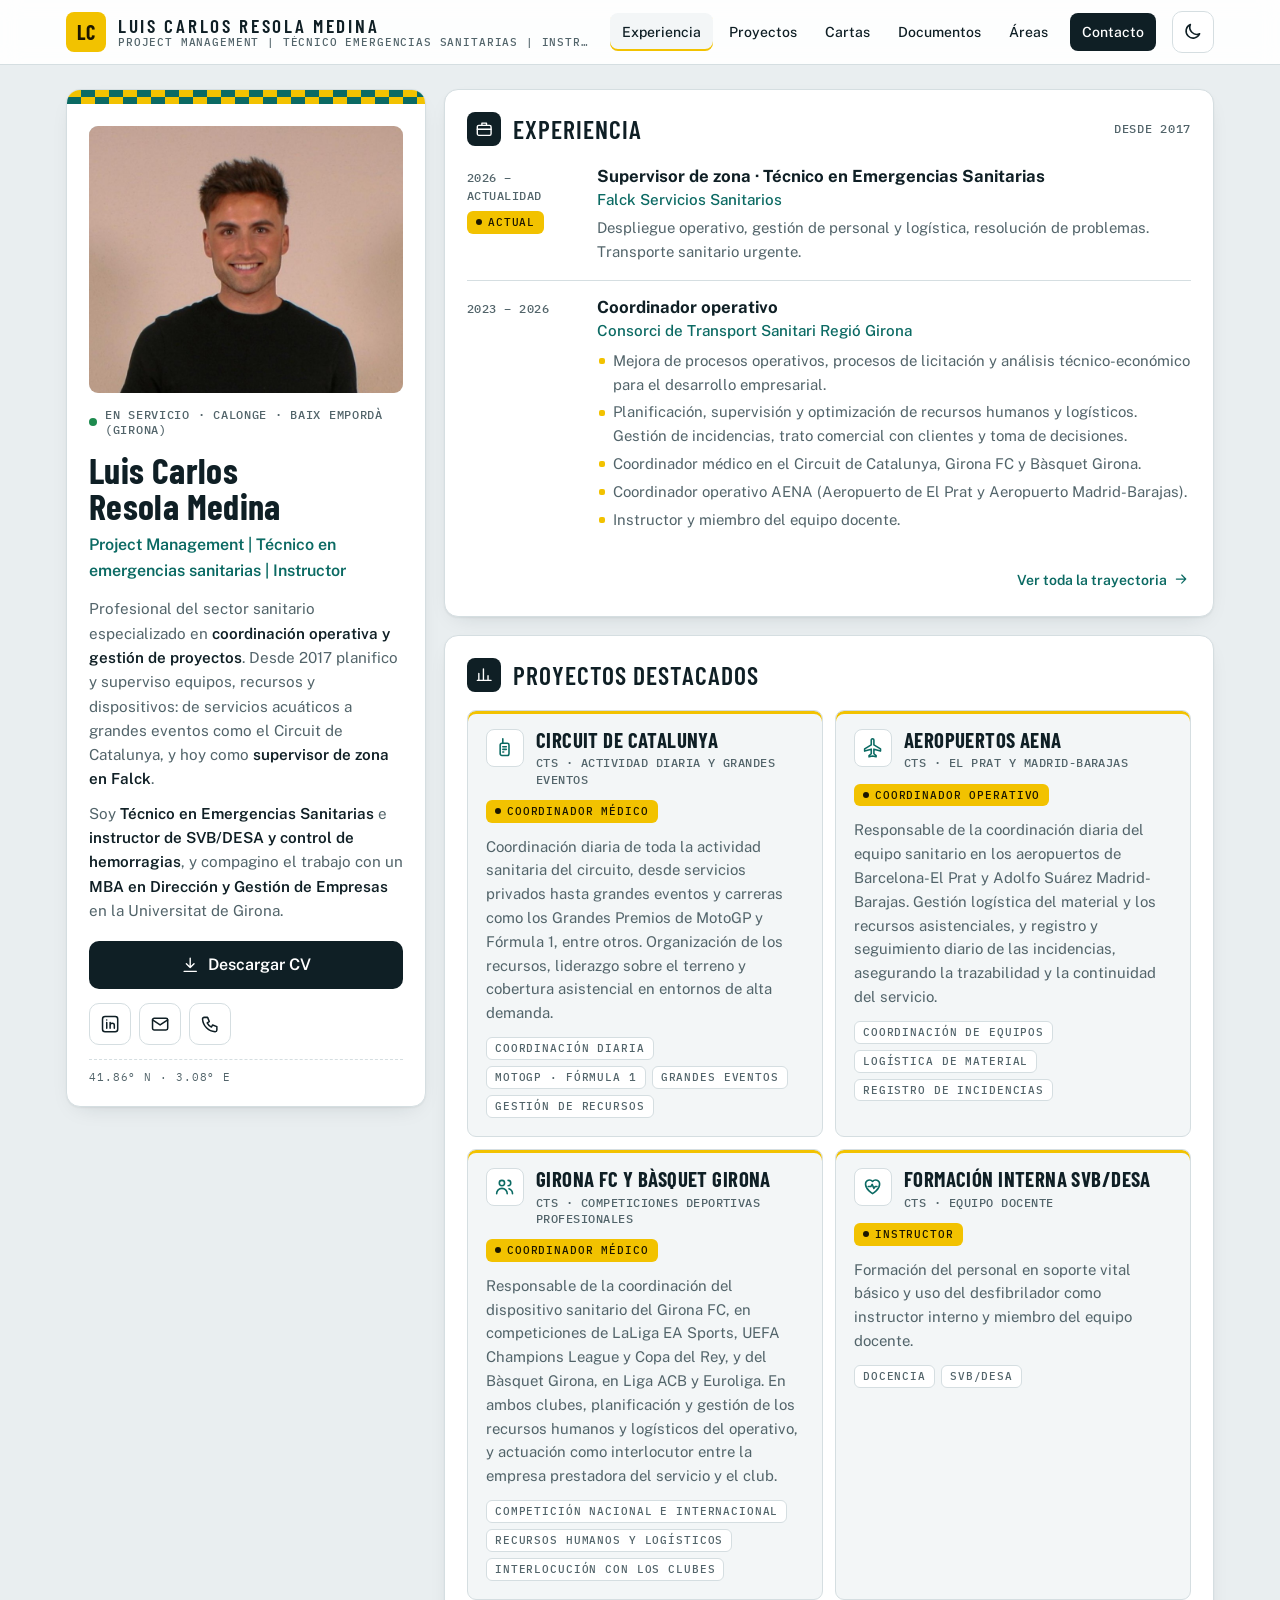
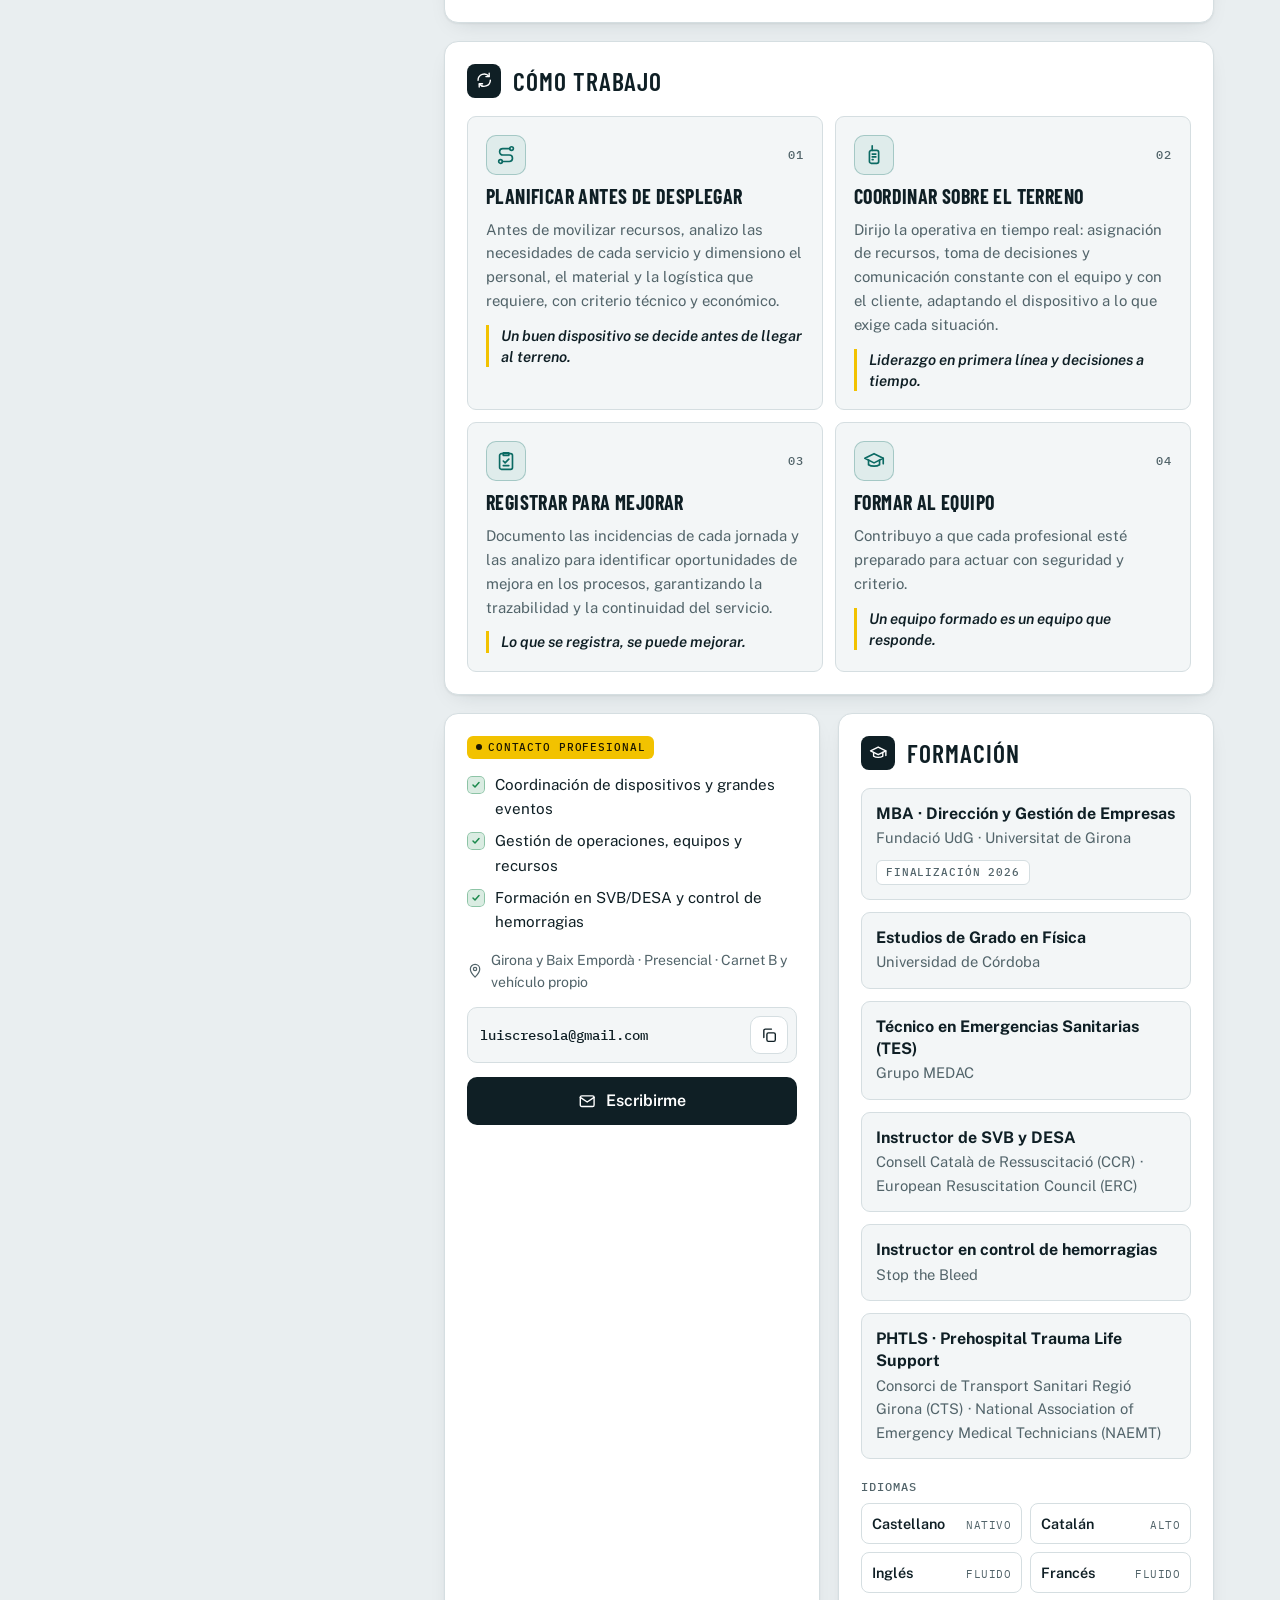
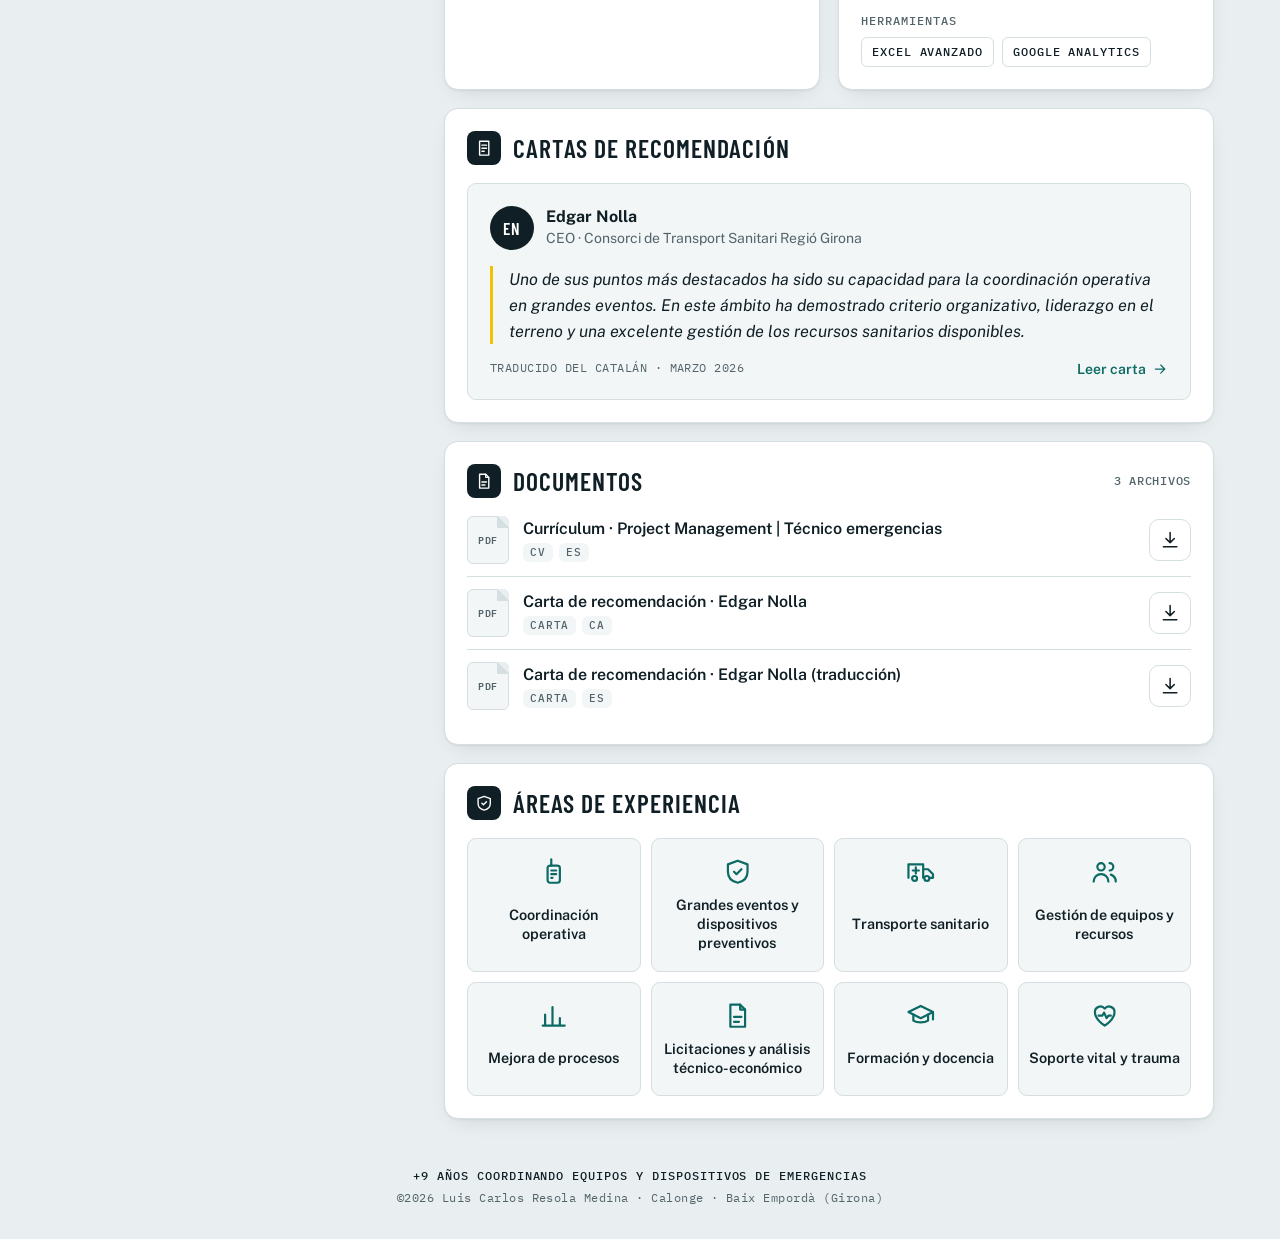
<file: index.html>
<!doctype html>
<html lang="es">
<head>
  <meta charset="utf-8">
  <meta name="viewport" content="width=device-width, initial-scale=1, viewport-fit=cover">
  <title>Luis Carlos Resola Medina | Project Management y emergencias sanitarias · Girona</title>
  <meta name="description" content="Project Management, Técnico en Emergencias Sanitarias e instructor SVB/DESA en Girona. Coordinación de dispositivos en el Circuit de Catalunya, AENA y Girona FC.">

  <!-- Icono de la pestaña -->
  <link rel="icon" type="image/svg+xml" href="assets/favicon.svg">
  <link rel="apple-touch-icon" href="assets/foto.jpg">

  <!-- Vista previa al compartir el enlace (LinkedIn, WhatsApp...).
       Las direcciones deben ser completas (https://...) o LinkedIn no muestra la imagen.
       La imagen se genera desde _herramientas/og-imagen.html -->
  <meta property="og:type" content="profile">
  <meta property="og:locale" content="es_ES">
  <meta property="og:site_name" content="Luis Carlos Resola Medina">
  <meta property="og:title" content="Luis Carlos Resola Medina | Project Management y emergencias sanitarias">
  <meta property="og:description" content="Project Management, Técnico en Emergencias Sanitarias e instructor SVB/DESA en Girona. Coordinación de dispositivos en el Circuit de Catalunya, AENA y Girona FC.">
  <meta property="og:url" content="https://luiscresola.github.io/portafolio/">
  <meta property="og:image" content="https://luiscresola.github.io/portafolio/assets/og-imagen.jpg">
  <meta property="og:image:type" content="image/jpeg">
  <meta property="og:image:width" content="1200">
  <meta property="og:image:height" content="630">
  <meta property="og:image:alt" content="Luis Carlos Resola Medina · Project Management, Técnico en Emergencias Sanitarias e Instructor SVB/DESA">
  <meta name="twitter:card" content="summary_large_image">
  <meta name="twitter:image" content="https://luiscresola.github.io/portafolio/assets/og-imagen.jpg">
  <link rel="canonical" href="https://luiscresola.github.io/portafolio/">

  <!-- Ficha para buscadores (Google). Si cambias el titular o la empresa, actualízalo aquí también. -->
  <script type="application/ld+json">
  {
    "@context": "https://schema.org",
    "@type": "Person",
    "name": "Luis Carlos Resola Medina",
    "jobTitle": "Project Management · Técnico en Emergencias Sanitarias · Instructor SVB/DESA",
    "url": "https://luiscresola.github.io/portafolio/",
    "image": "https://luiscresola.github.io/portafolio/assets/foto.jpg",
    "sameAs": ["https://www.linkedin.com/in/luis-carlos-resola-medina-869220378"],
    "worksFor": { "@type": "Organization", "name": "Falck Servicios Sanitarios" },
    "address": { "@type": "PostalAddress", "addressLocality": "Calonge", "addressRegion": "Girona", "addressCountry": "ES" },
    "knowsLanguage": ["es", "ca", "en", "fr"]
  }
  </script>

  <!-- Aplica el tema elegido (claro/oscuro) antes de pintar, para que no parpadee -->
  <script>try{var t=localStorage.getItem("tema");if(t==="dark"||t==="light")document.documentElement.setAttribute("data-theme",t)}catch(e){}</script>

  <link rel="preconnect" href="https://fonts.googleapis.com">
  <link rel="preconnect" href="https://fonts.gstatic.com" crossorigin>
  <link rel="stylesheet" href="https://fonts.googleapis.com/css2?family=Barlow+Condensed:wght@500;600;700&family=IBM+Plex+Mono:wght@400;500&family=Public+Sans:ital,wght@0,400;0,500;0,600;0,700;1,400&display=swap">
  <!-- El número "v" de estilos y scripts se cambia en cada publicación,
       para que los navegadores descarguen la versión nueva y no usen copias antiguas. -->
  <link rel="stylesheet" href="estilos.css?v=20261103191145">
</head>
<body>
  <!-- BUILD:BODY-START -->
  <svg width="0" height="0" style="position:absolute" aria-hidden="true">
    <defs>
      <symbol id="i-descargar" viewBox="0 0 24 24"><path d="M12 3v12m0 0-5-5m5 5 5-5M4 20h16"/></symbol>
      <symbol id="i-archivo" viewBox="0 0 24 24"><path d="M14 3H6v18h12V7z"/><path d="M14 3v4h4M9 13h6M9 17h4"/></symbol>
      <symbol id="i-flecha" viewBox="0 0 24 24"><path d="M5 12h14m-6-6 6 6-6 6"/></symbol>
      <symbol id="i-izq" viewBox="0 0 24 24"><path d="m15 6-6 6 6 6"/></symbol>
      <symbol id="i-der" viewBox="0 0 24 24"><path d="m9 6 6 6-6 6"/></symbol>
      <symbol id="i-mail" viewBox="0 0 24 24"><rect x="3" y="5" width="18" height="14" rx="2"/><path d="m3 7 9 6 9-6"/></symbol>
      <symbol id="i-telefono" viewBox="0 0 24 24"><path d="M5 4h4l2 5-2.5 1.5a11 11 0 0 0 5 5L15 13l5 2v4a2 2 0 0 1-2 2A16 16 0 0 1 3 6a2 2 0 0 1 2-2"/></symbol>
      <symbol id="i-linkedin" viewBox="0 0 24 24"><rect x="3" y="3" width="18" height="18" rx="3"/><path d="M8 10v7M8 7v.01M12 17v-7M12 13.5a2.5 2.5 0 0 1 5 0V17"/></symbol>
      <symbol id="i-copiar" viewBox="0 0 24 24"><rect x="9" y="9" width="11" height="11" rx="2"/><path d="M5 15V6a2 2 0 0 1 2-2h8"/></symbol>
      <symbol id="i-check" viewBox="0 0 24 24"><path d="m5 12 5 5 9-10"/></symbol>
      <symbol id="i-menu" viewBox="0 0 24 24"><path d="M4 7h16M4 12h16M4 17h16"/></symbol>
      <symbol id="i-cerrar" viewBox="0 0 24 24"><path d="M6 6l12 12M18 6 6 18"/></symbol>
      <symbol id="i-pin" viewBox="0 0 24 24"><path d="M12 21s-7-6.5-7-12a7 7 0 0 1 14 0c0 5.5-7 12-7 12z"/><circle cx="12" cy="9" r="2.5"/></symbol>
      <symbol id="i-radio" viewBox="0 0 24 24"><rect x="7" y="7" width="10" height="14" rx="2"/><path d="M10 7V2M10 11h4M10 14h4M10 17h1"/></symbol>
      <symbol id="i-ambulancia" viewBox="0 0 24 24"><path d="M2 17V6h12v11M14 10h4l4 4v3h-2"/><circle cx="7" cy="17.5" r="2"/><circle cx="17" cy="17.5" r="2"/><path d="M8 8.5v5M5.5 11h5"/></symbol>
      <symbol id="i-escudo" viewBox="0 0 24 24"><path d="M12 3 4 6v6c0 5 3.5 8 8 9 4.5-1 8-4 8-9V6z"/><path d="m9 12 2 2 4-4"/></symbol>
      <symbol id="i-enlace" viewBox="0 0 24 24"><path d="M9 12h6M8 7H7a5 5 0 0 0 0 10h1M16 7h1a5 5 0 0 1 0 10h-1"/></symbol>
      <symbol id="i-equipo" viewBox="0 0 24 24"><circle cx="9" cy="8" r="3"/><path d="M3 20a6 6 0 0 1 12 0M16 5a3 3 0 0 1 0 6M21 20a6 6 0 0 0-4-5.6"/></symbol>
      <symbol id="i-corazon" viewBox="0 0 24 24"><path d="M12 20s-8-4.6-8-11a4.5 4.5 0 0 1 8-2.8A4.5 4.5 0 0 1 20 9c0 6.4-8 11-8 11z"/><path d="M7 12h3l1.5-2.5 2 4.5 1.5-2h2"/></symbol>
      <symbol id="i-grafica" viewBox="0 0 24 24"><path d="M5 20V11M11 20V5M17 20v-6M3 20h18"/></symbol>
      <symbol id="i-olas" viewBox="0 0 24 24"><path d="M2 9c2.5 0 2.5-2 5-2s2.5 2 5 2 2.5-2 5-2 2.5 2 5 2M2 15c2.5 0 2.5-2 5-2s2.5 2 5 2 2.5-2 5-2 2.5 2 5 2"/></symbol>
      <symbol id="i-birrete" viewBox="0 0 24 24"><path d="m2 9 10-5 10 5-10 5z"/><path d="M6 11v5c3 2 9 2 12 0v-5M22 9v6"/></symbol>
      <symbol id="i-maletin" viewBox="0 0 24 24"><rect x="3" y="7" width="18" height="13" rx="2"/><path d="M9 7V4h6v3M3 12h18"/></symbol>
      <symbol id="i-carta" viewBox="0 0 24 24"><path d="M6 3h12v18H6z"/><path d="M9 8h6M9 12h6M9 16h3"/></symbol>
      <symbol id="i-avion" viewBox="0 0 24 24"><path d="M12 2c.8 0 1.5.7 1.5 1.5V9l7.5 4.5V16l-7.5-2.2V19l2.5 2v1.5L12 21.5l-4 1V21l2.5-2v-5.2L3 16v-2.5L10.5 9V3.5C10.5 2.7 11.2 2 12 2z"/></symbol>
      <symbol id="i-ciclo" viewBox="0 0 24 24"><path d="M20 12a8 8 0 0 1-14.3 4.9M4 12A8 8 0 0 1 18.3 7.1"/><path d="M18.5 3v4.3h-4.3M5.5 21v-4.3h4.3"/></symbol>
      <symbol id="i-ruta" viewBox="0 0 24 24"><circle cx="6" cy="19" r="2"/><circle cx="18" cy="5" r="2"/><path d="M8 19h7.5a3.5 3.5 0 0 0 0-7h-7a3.5 3.5 0 0 1 0-7H16"/></symbol>
      <symbol id="i-registro" viewBox="0 0 24 24"><rect x="5" y="4" width="14" height="17" rx="2"/><path d="M9 3h6v3H9z"/><path d="m9 12 2 2 4-4M9 17h6"/></symbol>
      <symbol id="i-luna" viewBox="0 0 24 24"><path d="M20 14.5A8 8 0 0 1 9.5 4a8 8 0 1 0 10.5 10.5z"/></symbol>
      <symbol id="i-sol" viewBox="0 0 24 24"><circle cx="12" cy="12" r="4"/><path d="M12 2v2M12 20v2M4.9 4.9l1.4 1.4M17.7 17.7l1.4 1.4M2 12h2M20 12h2M4.9 19.1l1.4-1.4M17.7 6.3l1.4-1.4"/></symbol>
    </defs>
  </svg>

  <header class="cabecera">
    <div class="cabecera__in">
      <a class="marca" href="#inicio" aria-label="Ir al inicio">
        <span class="marca__mono" data-iniciales>LC</span>
        <span class="marca__txt">
          <span class="marca__nombre" data-nombre-completo>Luis Carlos</span>
          <span class="marca__sub" data-cabecera></span>
        </span>
      </a>
      <button class="tema-btn" id="tema-btn" type="button" aria-label="Activar modo oscuro" title="Cambiar tema">
        <svg class="i"><use href="#i-luna"/></svg>
      </button>
      <button class="menu-btn" id="menu-btn" aria-expanded="false" aria-controls="nav" aria-label="Abrir menú">
        <svg class="i"><use href="#i-menu"/></svg>
      </button>
      <nav class="nav" id="nav" aria-label="Secciones">
        <a href="#experiencia">Experiencia</a>
        <a href="#proyectos" data-nav-proyectos>Proyectos</a>
        <a href="#cartas">Cartas</a>
        <a href="#documentos">Documentos</a>
        <a href="#areas">Áreas</a>
        <a href="#contacto" class="nav__cta">Contacto</a>
      </nav>
    </div>
  </header>

  <main class="pagina" id="inicio">
    <!-- ===== Perfil ===== -->
    <aside class="perfil tarjeta" aria-label="Perfil">
      <div class="librea" aria-hidden="true"></div>
      <div class="perfil__cuerpo">
        <div class="perfil__foto">
          <img data-foto alt="Foto de Luis Carlos" width="600" height="600">
          <span class="perfil__ini" data-iniciales aria-hidden="true">LC</span>
        </div>
        <p class="estado"><span class="estado__led" aria-hidden="true"></span><span data-ubicacion></span></p>
        <h1 class="perfil__nombre" data-nombre-completo>Luis Carlos</h1>
        <p class="perfil__titular" data-titular></p>
        <div class="perfil__bio" data-bio></div>
        <div class="perfil__acciones">
          <a class="btn btn--primario" data-cv href="#" target="_blank" rel="noopener">
            <svg class="i"><use href="#i-descargar"/></svg> Descargar CV
          </a>
        </div>
        <div class="redes" data-redes></div>
        <p class="coords" data-coords></p>
      </div>
    </aside>

    <div class="contenido">
      <!-- ===== Experiencia ===== -->
      <section class="tarjeta seccion" id="experiencia" aria-labelledby="t-exp">
        <header class="seccion__cab">
          <span class="seccion__ico"><svg class="i"><use href="#i-maletin"/></svg></span>
          <h2 id="t-exp">Experiencia</h2>
          <span class="seccion__meta" data-anios></span>
        </header>
        <ol class="linea" data-experiencia></ol>
        <button class="enlace-mas" id="exp-mas" hidden aria-expanded="false">
          <span>Ver toda la trayectoria</span> <svg class="i"><use href="#i-flecha"/></svg>
        </button>
      </section>

      <!-- ===== Proyectos destacados ===== -->
      <section class="tarjeta seccion" id="proyectos" aria-labelledby="t-proy">
        <header class="seccion__cab">
          <span class="seccion__ico"><svg class="i"><use href="#i-grafica"/></svg></span>
          <h2 id="t-proy">Proyectos destacados</h2>
        </header>
        <ul class="proyectos" data-proyectos></ul>
      </section>

      <!-- ===== Cómo trabajo ===== -->
      <section class="tarjeta seccion" id="metodo" aria-labelledby="t-metodo">
        <header class="seccion__cab">
          <span class="seccion__ico"><svg class="i"><use href="#i-ciclo"/></svg></span>
          <h2 id="t-metodo">Cómo trabajo</h2>
        </header>
        <ol class="metodo" data-metodo></ol>
      </section>

      <div class="fila">
        <!-- ===== Disponibilidad ===== -->
        <section class="tarjeta seccion dispo" id="contacto" aria-labelledby="t-disp">
          <p class="chip chip--senal" data-disp-estado></p>
          <h2 id="t-disp" class="dispo__tit" data-disp-titulo>Contacto</h2>
          <ul class="checks" data-disp-puntos></ul>
          <p class="dispo__zona"><svg class="i"><use href="#i-pin"/></svg><span data-disp-zona></span></p>
          <div class="email">
            <span class="email__txt" id="email-txt" data-email></span>
            <button class="btn btn--secundario btn--icono" id="copiar-email" type="button" aria-label="Copiar email" title="Copiar email">
              <svg class="i"><use href="#i-copiar"/></svg>
            </button>
          </div>
          <a class="btn btn--primario" data-mailto href="#">
            <svg class="i"><use href="#i-mail"/></svg> Escribirme
          </a>
        </section>

        <!-- ===== Formación ===== -->
        <section class="tarjeta seccion" id="formacion" aria-labelledby="t-form">
          <header class="seccion__cab">
            <span class="seccion__ico"><svg class="i"><use href="#i-birrete"/></svg></span>
            <h2 id="t-form">Formación</h2>
          </header>
          <ul class="formacion" data-formacion></ul>
          <div class="idiomas" data-idiomas-bloque>
            <p class="idiomas__tit">Idiomas</p>
            <ul class="idiomas__lista" data-idiomas></ul>
          </div>
          <div class="idiomas" data-herramientas-bloque>
            <p class="idiomas__tit">Herramientas</p>
            <ul class="herramientas" data-herramientas></ul>
          </div>
        </section>
      </div>

      <!-- ===== Cartas ===== -->
      <section class="tarjeta seccion" id="cartas" aria-labelledby="t-cartas">
        <header class="seccion__cab">
          <span class="seccion__ico"><svg class="i"><use href="#i-carta"/></svg></span>
          <h2 id="t-cartas">Cartas de recomendación</h2>
          <div class="carrusel__ctrl" data-carrusel-ctrl>
            <button class="ctrl" id="carta-prev" type="button" aria-label="Carta anterior"><svg class="i"><use href="#i-izq"/></svg></button>
            <button class="ctrl" id="carta-next" type="button" aria-label="Carta siguiente"><svg class="i"><use href="#i-der"/></svg></button>
          </div>
        </header>
        <div class="carrusel" id="carrusel" tabindex="0" aria-label="Cartas de recomendación" data-cartas></div>
        <div class="puntos" id="puntos" aria-hidden="true"></div>
      </section>

      <!-- ===== Documentos ===== -->
      <section class="tarjeta seccion" id="documentos" aria-labelledby="t-docs">
        <header class="seccion__cab">
          <span class="seccion__ico"><svg class="i"><use href="#i-archivo"/></svg></span>
          <h2 id="t-docs">Documentos</h2>
          <span class="seccion__meta" data-docs-n></span>
        </header>
        <ul class="docs" data-documentos></ul>
      </section>

      <!-- ===== Áreas ===== -->
      <section class="tarjeta seccion" id="areas" aria-labelledby="t-areas">
        <header class="seccion__cab">
          <span class="seccion__ico"><svg class="i"><use href="#i-escudo"/></svg></span>
          <h2 id="t-areas">Áreas de experiencia</h2>
        </header>
        <ul class="areas" data-areas></ul>
      </section>
    </div>
  </main>

  <footer class="pie">
    <p class="pie__lema" data-pie-lema></p>
    <p>©<span data-anio></span> <span data-nombre-completo>Luis Carlos</span> · <span data-ubicacion-corta></span></p>
  </footer>
  <!-- BUILD:BODY-END -->

  <script src="contenido.js?v=20261103191145"></script>
  <script src="main.js?v=20261103191145"></script>
</body>
</html>
</file>
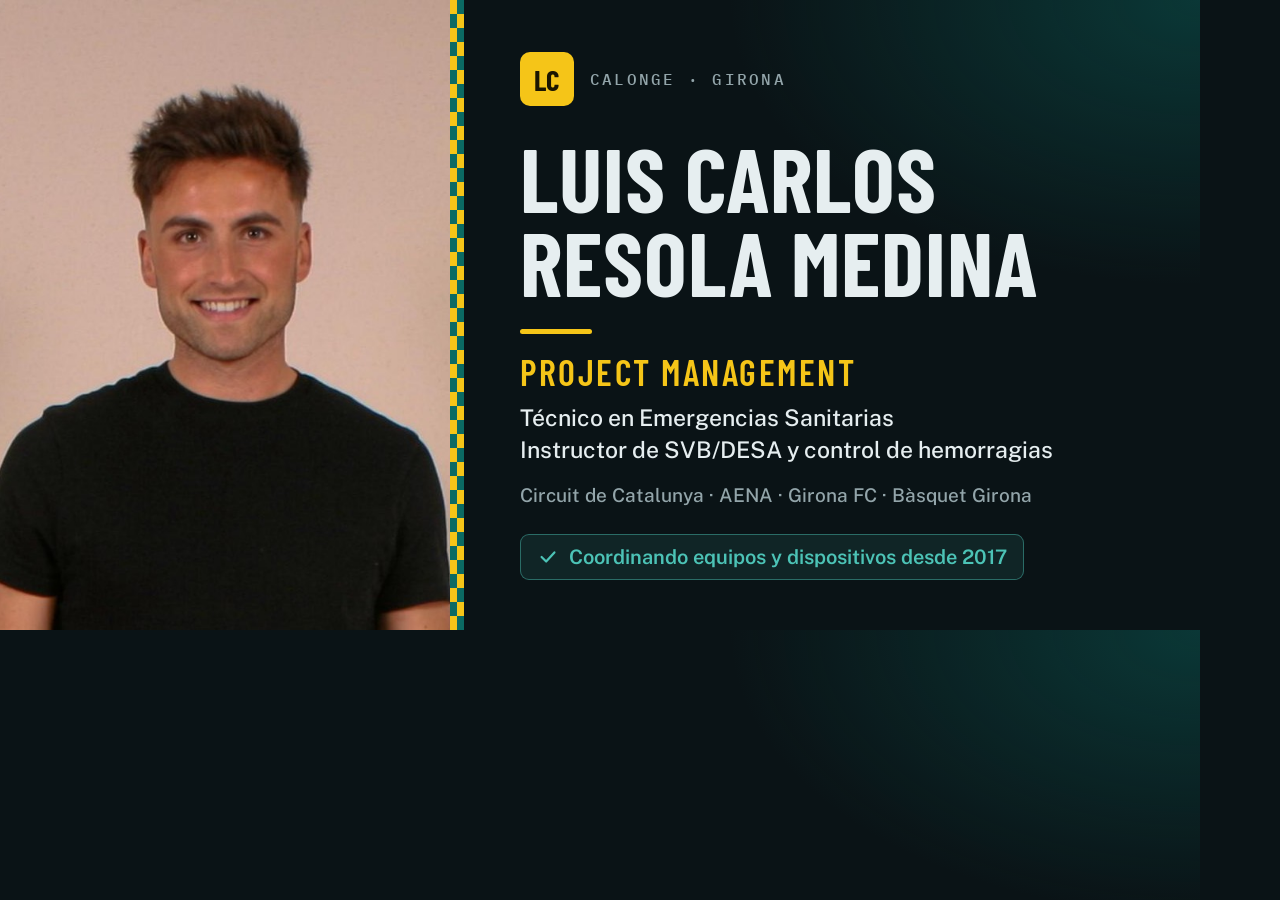
<file: _herramientas/og-imagen.html>
<!doctype html>
<html lang="es">
<head>
<meta charset="utf-8">
<title>Imagen para compartir</title>
<!--
  Plantilla de la imagen que aparece al compartir la web en LinkedIn, WhatsApp...
  Tamaño: 1200 × 630 px. Resultado: assets/og-imagen.jpg

  Esta carpeta empieza por "_", así que GitHub Pages no la publica:
  solo sirve para volver a generar la imagen si cambias el titular.
  (Pídeselo a Claude, o abre este archivo en Chrome a 1200 × 630 y haz una captura.)
-->
<link rel="preconnect" href="https://fonts.googleapis.com">
<link rel="preconnect" href="https://fonts.gstatic.com" crossorigin>
<link rel="stylesheet" href="https://fonts.googleapis.com/css2?family=Barlow+Condensed:wght@600;700&family=IBM+Plex+Mono:wght@500&family=Public+Sans:wght@500;600&display=block">
<style>
  :root {
    --fondo: #0a1316; --linea: #23363c; --texto: #e6eef0; --suave: #93a5aa;
    --petroleo: #4cc3b6; --petroleo-oscuro: #0b6a63; --senal: #f5c518; --senal-tinta: #1b1600;
  }
  * { box-sizing: border-box; margin: 0; }
  html, body { width: 1200px; height: 630px; overflow: hidden; }
  body {
    display: grid; grid-template-columns: 450px 14px 1fr;
    background:
      radial-gradient(760px 460px at 100% 0%, rgba(11, 106, 99, .42), transparent 62%),
      var(--fondo);
    color: var(--texto); font-family: "Public Sans", sans-serif;
  }
  .foto img { display: block; width: 100%; height: 100%; object-fit: cover; object-position: 50% 30%; }

  /* franja de librea, como en la web y en las ambulancias */
  .librea {
    background:
      repeating-linear-gradient(180deg, var(--senal) 0 14px, var(--petroleo-oscuro) 14px 28px) 0 0 / 7px 100% no-repeat,
      repeating-linear-gradient(180deg, var(--petroleo-oscuro) 0 14px, var(--senal) 14px 28px) 7px 0 / 7px 100% no-repeat;
  }

  .info { display: flex; flex-direction: column; padding: 52px 56px 50px 56px; min-width: 0; }
  .marca {
    display: flex; align-items: center; gap: 16px;
    font: 500 16px/1 "IBM Plex Mono", monospace; letter-spacing: .14em; text-transform: uppercase; color: var(--suave);
  }
  .mono {
    display: grid; place-items: center; width: 54px; height: 54px; border-radius: 10px;
    background: var(--senal); color: var(--senal-tinta);
    font: 700 29px/1 "Barlow Condensed", sans-serif; letter-spacing: .02em;
  }
  h1 {
    margin-top: 30px;
    font: 700 90px/.93 "Barlow Condensed", sans-serif; letter-spacing: .01em; text-transform: uppercase;
  }
  .barra { width: 72px; height: 5px; border-radius: 3px; background: var(--senal); margin: 26px 0 20px; }
  .titular {
    font: 600 36px/1 "Barlow Condensed", sans-serif; letter-spacing: .07em; text-transform: uppercase;
    color: var(--senal);
  }
  .roles { margin-top: 12px; font: 500 23px/1.38 "Public Sans", sans-serif; color: var(--texto); }
  .hitos { margin-top: 16px; font: 500 19px/1.4 "Public Sans", sans-serif; color: var(--suave); }
  .sello {
    margin-top: auto; align-self: flex-start;
    display: inline-flex; align-items: center; gap: 10px;
    padding: 11px 16px; border-radius: 9px;
    border: 1px solid rgba(76, 195, 182, .45); background: rgba(76, 195, 182, .10);
    font: 600 20px/1 "Public Sans", sans-serif; color: var(--petroleo);
  }
  .sello svg { width: 22px; height: 22px; fill: none; stroke: currentColor; stroke-width: 2.4; stroke-linecap: round; stroke-linejoin: round; }
</style>
</head>
<body>
  <div class="foto"><img src="../assets/foto.jpg" alt=""></div>
  <div class="librea"></div>
  <div class="info">
    <div class="marca"><span class="mono">LC</span>Calonge · Girona</div>
    <h1>Luis Carlos<br>Resola Medina</h1>
    <div class="barra"></div>
    <p class="titular">Project Management</p>
    <p class="roles">Técnico en Emergencias Sanitarias<br>Instructor de SVB/DESA y control de hemorragias</p>
    <p class="hitos">Circuit de Catalunya · AENA · Girona FC · Bàsquet Girona</p>
    <span class="sello"><svg viewBox="0 0 24 24"><path d="m5 12 5 5 9-10"/></svg>Coordinando equipos y dispositivos desde 2017</span>
  </div>
</body>
</html>
</file>
<file: estilos.css>
/* =====================================================================
   ESTILOS · Portafolio Luis Carlos
   Concepto: tarjetas tipo "consola de coordinación". Perfil fijo a la
   izquierda en escritorio; en móvil, todo en una columna.
   El único gesto llamativo es la franja de librea (cuadros amarillo /
   petróleo) en la cabecera del perfil, como en las ambulancias.
   ===================================================================== */

:root {
  /* Color · tema claro */
  --fondo: #e9eef0;          /* gris frío con un punto de petróleo */
  --superficie: #ffffff;
  --superficie-2: #f3f6f7;
  --tinta: #0f1f25;          /* petróleo casi negro */
  --tinta-suave: #52646a;
  --linea: #d5dee1;
  --petroleo: #0b6a63;       /* enlaces y detalles */
  --senal: #f2c200;          /* amarillo alta visibilidad (solo como fondo) */
  --senal-tinta: #1b1600;    /* texto sobre amarillo */
  --ok: #1d8a4e;
  --sombra: 0 1px 2px rgb(15 31 37 / .06), 0 8px 24px -12px rgb(15 31 37 / .18);

  /* Tipografía */
  --f-display: "Barlow Condensed", "Arial Narrow", "Roboto Condensed", sans-serif;
  --f-texto: "Public Sans", system-ui, -apple-system, "Segoe UI", Roboto, sans-serif;
  --f-mono: "IBM Plex Mono", ui-monospace, "SFMono-Regular", Menlo, Consolas, monospace;

  /* Escala */
  --t-xs: .75rem;
  --t-s: .875rem;
  --t-m: 1rem;
  --t-l: 1.375rem;
  --t-xl: 2.25rem;

  --r: 14px;
  --r-peq: 9px;
  --gap: 18px;
  --cab-alto: 64px;
}

@media (prefers-color-scheme: dark) {
  :root:not([data-theme="light"]) {
    --fondo: #0a1316;
    --superficie: #111d21;
    --superficie-2: #16252a;
    --tinta: #e6eef0;
    --tinta-suave: #93a5aa;
    --linea: #23363c;
    --petroleo: #4cc3b6;
    --senal: #f5c518;
    --senal-tinta: #1b1600;
    --ok: #4cc98a;
    --sombra: 0 1px 2px rgb(0 0 0 / .3), 0 10px 30px -14px rgb(0 0 0 / .6);
    color-scheme: dark;
  }
}
:root[data-theme="dark"] {
  --fondo: #0a1316;
  --superficie: #111d21;
  --superficie-2: #16252a;
  --tinta: #e6eef0;
  --tinta-suave: #93a5aa;
  --linea: #23363c;
  --petroleo: #4cc3b6;
  --senal: #f5c518;
  --senal-tinta: #1b1600;
  --ok: #4cc98a;
  --sombra: 0 1px 2px rgb(0 0 0 / .3), 0 10px 30px -14px rgb(0 0 0 / .6);
  color-scheme: dark;
}

/* ---------- Base ---------- */
*, *::before, *::after { box-sizing: border-box; }
html { scroll-behavior: smooth; scroll-padding-top: calc(var(--cab-alto) + 16px); }
body {
  margin: 0;
  background: var(--fondo);
  color: var(--tinta);
  font: 400 var(--t-m)/1.6 var(--f-texto);
  -webkit-font-smoothing: antialiased;
}
body::before {
  content: ""; position: fixed; inset: 0 0 auto;
  height: env(safe-area-inset-top, 0px); z-index: 30; background: var(--superficie);
}
img { max-width: 100%; display: block; }
a { color: var(--petroleo); }
h1, h2, h3 { margin: 0; text-wrap: balance; }
p { margin: 0; }
ul, ol { margin: 0; padding: 0; list-style: none; }
[hidden] { display: none !important; }
:focus-visible { outline: 2px solid var(--petroleo); outline-offset: 2px; border-radius: 6px; }

.i {
  width: 1.15em; height: 1.15em; flex: none;
  fill: none; stroke: currentColor; stroke-width: 1.8;
  stroke-linecap: round; stroke-linejoin: round;
}

/* ---------- Cabecera ---------- */
.cabecera {
  position: sticky; top: env(safe-area-inset-top, 0px); z-index: 20;
  background: color-mix(in srgb, var(--superficie) 92%, transparent);
  backdrop-filter: saturate(1.4) blur(10px);
  -webkit-backdrop-filter: saturate(1.4) blur(10px);
  border-bottom: 1px solid var(--linea);
}
.cabecera__in {
  max-width: 1180px; margin: 0 auto; min-height: var(--cab-alto);
  display: flex; align-items: center; gap: 16px;
  padding-left: max(16px, env(safe-area-inset-left, 0px));
  padding-right: max(16px, env(safe-area-inset-right, 0px));
  position: relative;
}
.marca { display: flex; align-items: center; gap: 12px; text-decoration: none; color: var(--tinta); min-width: 0; }
.marca__mono {
  display: grid; place-items: center; width: 40px; height: 40px; flex: none;
  background: var(--senal); color: var(--senal-tinta);
  font: 700 1.25rem/1 var(--f-display); letter-spacing: .02em; border-radius: 8px;
}
.marca__txt { display: grid; min-width: 0; }
.marca__nombre {
  font: 600 1.2rem/1.1 var(--f-display); text-transform: uppercase; letter-spacing: .14em;
  white-space: nowrap; overflow: hidden; text-overflow: ellipsis;
}
.marca__sub {
  font: 500 .66rem/1.3 var(--f-mono); color: var(--tinta-suave); text-transform: uppercase; letter-spacing: .08em;
  white-space: nowrap; overflow: hidden; text-overflow: ellipsis;
}

.nav { margin-left: auto; display: flex; align-items: center; gap: 4px; }
.nav a {
  color: var(--tinta); text-decoration: none; font-weight: 500; font-size: var(--t-s);
  padding: 8px 12px; border-radius: 8px;
}
.nav a:hover { background: var(--superficie-2); }
.nav .nav__cta { background: var(--tinta); color: var(--superficie); margin-left: 6px; }
.nav .nav__cta:hover { background: var(--tinta); opacity: .88; }
/* sección que se está viendo */
.nav a.activo { background: var(--superficie-2); box-shadow: inset 0 -2px 0 var(--senal); }
.nav .nav__cta.activo { background: var(--tinta); box-shadow: inset 0 -3px 0 var(--senal); }

.menu-btn {
  display: none; margin-left: auto; width: 42px; height: 42px; border-radius: 10px;
  border: 1px solid var(--linea); background: var(--superficie); color: var(--tinta);
  place-items: center; cursor: pointer; font-size: 1.2rem;
}

/* Botón claro/oscuro: en escritorio va a la derecha del menú */
.nav { order: 2; }
.tema-btn {
  order: 3; display: grid; place-items: center; flex: none;
  width: 42px; height: 42px; border-radius: 10px;
  border: 1px solid var(--linea); background: var(--superficie); color: var(--tinta);
  cursor: pointer; font-size: 1.15rem; transition: border-color .15s, color .15s;
}
.tema-btn:hover { border-color: var(--petroleo); color: var(--petroleo); }

@media (max-width: 860px) {
  .menu-btn { display: grid; margin-left: 0; }
  .tema-btn { order: 0; margin-left: auto; }
  .nav {
    position: absolute; top: calc(100% + 8px);
    right: max(16px, env(safe-area-inset-right, 0px));
    flex-direction: column; align-items: stretch; gap: 2px; min-width: 210px;
    background: var(--superficie); border: 1px solid var(--linea); border-radius: var(--r);
    padding: 8px; box-shadow: var(--sombra);
    opacity: 0; transform: translateY(-6px); pointer-events: none; visibility: hidden;
    transition: opacity .18s, transform .18s, visibility .18s;
  }
  .nav.abierto { opacity: 1; transform: none; pointer-events: auto; visibility: visible; }
  .nav a { padding: 11px 12px; font-size: var(--t-m); }
  .nav .nav__cta { margin: 6px 0 0; text-align: center; }
  .nav a.activo, .nav .nav__cta.activo { box-shadow: inset 3px 0 0 var(--senal); }
}

/* Cabecera con el menú plegado: el subtítulo puede ocupar dos líneas */
@media (max-width: 860px) and (min-width: 561px) {
  .marca__sub { white-space: normal; text-wrap: balance; }
}
/* Móvil: solo el nombre, en una o dos líneas.
   El titular completo se lee justo debajo, en la ficha personal. */
@media (max-width: 560px) {
  .cabecera__in { gap: 10px; }
  .marca { gap: 10px; }
  .marca__mono { width: 36px; height: 36px; font-size: 1.1rem; }
  .marca__nombre {
    white-space: normal; text-wrap: balance;
    font-size: 1.05rem; line-height: 1.1; letter-spacing: .08em;
  }
  .marca__sub { display: none; }
}

/* ---------- Estructura ---------- */
.pagina {
  max-width: 1180px; margin: 0 auto;
  padding-block: 24px 40px;
  padding-left: max(16px, env(safe-area-inset-left, 0px));
  padding-right: max(16px, env(safe-area-inset-right, 0px));
  display: grid; grid-template-columns: minmax(300px, 360px) minmax(0, 1fr);
  gap: var(--gap); align-items: start;
}
.contenido { display: grid; gap: var(--gap); min-width: 0; }
.fila { display: grid; grid-template-columns: 1fr 1fr; gap: var(--gap); }
.fila > * { min-width: 0; }

@media (max-width: 960px) {
  .pagina { grid-template-columns: minmax(0, 1fr); padding-block: 16px 32px; }
}
@media (max-width: 680px) {
  .fila { grid-template-columns: minmax(0, 1fr); }
  :root { --gap: 14px; }
}

.tarjeta {
  background: var(--superficie); border: 1px solid var(--linea);
  border-radius: var(--r); box-shadow: var(--sombra);
}
.seccion { padding: 22px; display: grid; gap: 18px; align-content: start; }
@media (max-width: 480px) { .seccion { padding: 18px; } }

.seccion__cab { display: flex; align-items: center; gap: 12px; min-width: 0; }
.seccion__cab h2 {
  font: 600 1.6rem/1 var(--f-display); text-transform: uppercase; letter-spacing: .04em;
  min-width: 0;
}
@media (max-width: 480px) { .seccion__cab h2 { font-size: 1.4rem; } }
.seccion__ico {
  display: grid; place-items: center; width: 34px; height: 34px; flex: none;
  border-radius: 8px; background: var(--tinta); color: var(--superficie); font-size: 1rem;
}
.seccion__meta {
  margin-left: auto; font: 500 var(--t-xs)/1 var(--f-mono); color: var(--tinta-suave);
  text-transform: uppercase; letter-spacing: .06em; white-space: nowrap;
}

/* ---------- Perfil ---------- */
.perfil { position: sticky; top: calc(env(safe-area-inset-top, 0px) + var(--cab-alto) + 18px); overflow: hidden; }
@media (max-width: 960px) { .perfil { position: static; } }

.librea {
  height: 14px;
  background:
    repeating-linear-gradient(90deg, var(--senal) 0 14px, var(--petroleo) 14px 28px) 0 0 / 100% 7px no-repeat,
    repeating-linear-gradient(90deg, var(--petroleo) 0 14px, var(--senal) 14px 28px) 0 7px / 100% 7px no-repeat;
}
.perfil__cuerpo { padding: 22px; display: grid; gap: 14px; }
@media (max-width: 480px) { .perfil__cuerpo { padding: 18px; } }

.perfil__foto {
  position: relative; aspect-ratio: 4 / 3.4; max-width: 100%;
  border-radius: var(--r-peq); overflow: hidden;
  background:
    radial-gradient(120% 90% at 20% 10%, color-mix(in srgb, var(--petroleo) 30%, transparent), transparent 60%),
    var(--superficie-2);
}
.perfil__foto img { position: absolute; inset: 0; width: 100%; height: 100%; object-fit: cover; object-position: 50% 25%; }
.perfil__ini {
  position: absolute; inset: 0; display: grid; place-items: center;
  font: 700 5rem/1 var(--f-display); letter-spacing: .04em; color: var(--tinta-suave); opacity: .5;
}
.perfil__foto.con-foto .perfil__ini { display: none; }

.estado {
  display: flex; align-items: center; gap: 8px;
  font: 500 var(--t-xs)/1.3 var(--f-mono); text-transform: uppercase; letter-spacing: .06em; color: var(--tinta-suave);
}
.estado__led {
  width: 8px; height: 8px; border-radius: 50%; background: var(--ok); flex: none;
  box-shadow: 0 0 0 0 color-mix(in srgb, var(--ok) 50%, transparent);
  animation: latido 2.4s ease-out infinite;
}
@keyframes latido {
  0% { box-shadow: 0 0 0 0 color-mix(in srgb, var(--ok) 55%, transparent); }
  70%, 100% { box-shadow: 0 0 0 8px transparent; }
}

.perfil__nombre { font: 700 var(--t-xl)/1 var(--f-display); letter-spacing: .01em; }
.perfil__titular { font-weight: 600; color: var(--petroleo); margin-top: -6px; }
.perfil__bio { display: grid; gap: 10px; color: var(--tinta-suave); font-size: .95rem; }
.perfil__bio strong { color: var(--tinta); font-weight: 600; }
.perfil__acciones { display: grid; gap: 10px; margin-top: 4px; }

.redes { display: flex; gap: 8px; flex-wrap: wrap; }
.redes a {
  display: grid; place-items: center; width: 42px; height: 42px; border-radius: 10px;
  border: 1px solid var(--linea); color: var(--tinta); background: var(--superficie);
  font-size: 1.1rem; transition: border-color .15s, color .15s;
}
.redes a:hover { border-color: var(--petroleo); color: var(--petroleo); }
.coords {
  font: 400 .7rem/1 var(--f-mono); color: var(--tinta-suave); letter-spacing: .08em;
  padding-top: 12px; border-top: 1px dashed var(--linea);
}

/* ---------- Botones ---------- */
.btn {
  display: inline-flex; align-items: center; justify-content: center; gap: 9px;
  min-height: 48px; padding: 0 18px; border-radius: 10px;
  font: 600 var(--t-m)/1 var(--f-texto); text-decoration: none; cursor: pointer;
  border: 1px solid transparent; transition: transform .12s, background .15s, opacity .15s;
}
.btn:active { transform: translateY(1px); }
.btn--primario { background: var(--tinta); color: var(--superficie); }
.btn--primario:hover { opacity: .9; }
.btn--secundario { background: var(--superficie); color: var(--tinta); border-color: var(--linea); }
.btn--secundario:hover { background: var(--superficie-2); }
.btn--peq { min-height: 38px; padding: 0 12px; font-size: var(--t-s); }
.btn--icono { min-height: 38px; width: 38px; padding: 0; flex: none; }

/* ---------- Proyectos destacados ---------- */
.proyectos { display: grid; grid-template-columns: repeat(2, minmax(0, 1fr)); gap: 12px; }
@media (max-width: 680px) { .proyectos { grid-template-columns: minmax(0, 1fr); } }
.proyecto {
  display: grid; gap: 12px; align-content: start; min-width: 0;
  padding: 18px; border-radius: var(--r-peq);
  background: var(--superficie-2); border: 1px solid var(--linea);
  box-shadow: inset 0 3px 0 var(--senal);
}
.proyecto__cab { display: flex; align-items: flex-start; gap: 12px; min-width: 0; }
.proyecto__ico {
  display: grid; place-items: center; width: 38px; height: 38px; flex: none;
  border-radius: 8px; background: var(--superficie); border: 1px solid var(--linea);
  color: var(--petroleo); font-size: 1.15rem;
}
.proyecto__tit { font: 700 1.3rem/1.1 var(--f-display); letter-spacing: .02em; text-transform: uppercase; }
.proyecto__ctx {
  margin-top: 4px; font: 500 var(--t-xs)/1.35 var(--f-mono); color: var(--tinta-suave);
  text-transform: uppercase; letter-spacing: .04em;
}
.proyecto__desc { color: var(--tinta-suave); font-size: .93rem; }
.proyecto__tags { display: flex; flex-wrap: wrap; gap: 6px; }
.proyecto__tags .chip { background: var(--superficie); border: 1px solid var(--linea); padding: 5px 8px; }
.proyecto__cifra {
  display: flex; align-items: baseline; gap: 8px; flex-wrap: wrap;
  padding-top: 12px; border-top: 1px dashed var(--linea);
  font-size: var(--t-s); color: var(--tinta-suave);
}
.proyecto__num { font: 700 1.9rem/1 var(--f-display); color: var(--tinta); }

/* ---------- Cómo trabajo ---------- */
.metodo { display: grid; grid-template-columns: repeat(2, minmax(0, 1fr)); gap: 12px; }
@media (max-width: 680px) { .metodo { grid-template-columns: minmax(0, 1fr); } }
.metodo__item {
  display: grid; gap: 10px; align-content: start; min-width: 0;
  padding: 18px; border-radius: var(--r-peq);
  background: var(--superficie-2); border: 1px solid var(--linea);
}
.metodo__cab { display: flex; align-items: center; justify-content: space-between; gap: 12px; }
.metodo__ico {
  display: grid; place-items: center; width: 40px; height: 40px; flex: none;
  border-radius: 10px; font-size: 1.2rem; color: var(--petroleo);
  background: color-mix(in srgb, var(--petroleo) 13%, var(--superficie));
  border: 1px solid color-mix(in srgb, var(--petroleo) 28%, transparent);
}
.metodo__num {
  font: 500 var(--t-xs)/1 var(--f-mono); letter-spacing: .1em; color: var(--tinta-suave);
  font-variant-numeric: tabular-nums;
}
.metodo__tit { font: 700 1.25rem/1.15 var(--f-display); letter-spacing: .02em; text-transform: uppercase; }
.metodo__txt { color: var(--tinta-suave); font-size: .93rem; }
.metodo__lema {
  margin-top: 2px; padding-left: 12px; border-left: 3px solid var(--senal);
  font-style: italic; font-weight: 600; font-size: .92rem; line-height: 1.45; color: var(--tinta);
}

/* ---------- Experiencia ---------- */
.linea { display: grid; gap: 0; position: relative; }
.linea li {
  position: relative; display: grid; grid-template-columns: 112px minmax(0, 1fr); gap: 4px 18px;
  padding: 16px 0; border-top: 1px solid var(--linea);
}
.linea li:first-child { border-top: 0; padding-top: 2px; }
.linea__periodo {
  font: 500 var(--t-xs)/1.5 var(--f-mono); color: var(--tinta-suave);
  text-transform: uppercase; letter-spacing: .04em; padding-top: 3px;
  font-variant-numeric: tabular-nums;
}
.linea__actual { display: inline-block; margin-top: 6px; }
.linea__puesto { font-weight: 700; font-size: 1.05rem; line-height: 1.3; }
.linea__empresa { color: var(--petroleo); font-weight: 500; font-size: .95rem; }
.linea__desc { color: var(--tinta-suave); font-size: .93rem; margin-top: 4px; }
.linea__lista { display: grid; gap: 4px; margin-top: 6px; }
.linea .linea__lista li {
  display: block; position: relative; padding: 0 0 0 16px; border: 0;
}
.linea__lista li::before {
  content: ""; position: absolute; left: 2px; top: .62em;
  width: 6px; height: 6px; border-radius: 2px; background: var(--senal);
}
.linea li.entra { animation: entra .3s ease both; }
@keyframes entra { from { opacity: .2; transform: translateY(-4px); } to { opacity: 1; transform: none; } }

@media (max-width: 520px) {
  .linea li { grid-template-columns: minmax(0, 1fr); }
}

.enlace-mas {
  justify-self: end; display: inline-flex; align-items: center; gap: 6px;
  background: none; border: 0; padding: 6px 2px; cursor: pointer;
  color: var(--petroleo); font: 600 var(--t-s)/1 var(--f-texto);
}
.enlace-mas[aria-expanded="true"] .i { transform: rotate(-90deg); }
.enlace-mas .i { transition: transform .2s; }

/* ---------- Chips ---------- */
.chip {
  justify-self: start; display: inline-flex; align-items: center; gap: 6px;
  font: 500 .68rem/1 var(--f-mono); text-transform: uppercase; letter-spacing: .08em;
  padding: 6px 9px; border-radius: 6px; background: var(--superficie-2); color: var(--tinta-suave);
}
.chip--senal { background: var(--senal); color: var(--senal-tinta); }
.chip--senal::before { content: ""; width: 6px; height: 6px; border-radius: 50%; background: currentColor; }

/* ---------- Disponibilidad ---------- */
.dispo { gap: 14px; }
.dispo__tit { font: 700 1.9rem/1.05 var(--f-display); }
.checks { display: grid; gap: 8px; }
.checks li { display: flex; gap: 10px; align-items: flex-start; font-size: .95rem; }
.checks li::before {
  content: ""; flex: none; width: 18px; height: 18px; margin-top: 3px; border-radius: 5px;
  background: color-mix(in srgb, var(--ok) 16%, transparent);
  -webkit-mask: none;
  box-shadow: inset 0 0 0 1px color-mix(in srgb, var(--ok) 40%, transparent);
  background-image: url("data:image/svg+xml,%3Csvg xmlns='http://www.w3.org/2000/svg' viewBox='0 0 24 24' fill='none' stroke='%231d8a4e' stroke-width='3' stroke-linecap='round' stroke-linejoin='round'%3E%3Cpath d='m6 12 4 4 8-9'/%3E%3C/svg%3E");
  background-size: 12px; background-position: center; background-repeat: no-repeat;
}
.dispo__zona { display: flex; align-items: center; gap: 8px; color: var(--tinta-suave); font-size: var(--t-s); }
.email {
  display: flex; align-items: center; gap: 8px;
  padding: 8px 8px 8px 12px; border-radius: 10px; background: var(--superficie-2); border: 1px solid var(--linea);
}
.email__txt {
  flex: 1 1 0; min-width: 0; font: 500 var(--t-s)/1.3 var(--f-mono);
  word-break: break-all; user-select: all;
}
.btn.copiado { color: var(--ok); border-color: var(--ok); }

/* ---------- Formación ---------- */
.formacion { display: grid; gap: 12px; }
.formacion li {
  display: grid; gap: 2px; padding: 14px; border-radius: var(--r-peq);
  background: var(--superficie-2); border: 1px solid var(--linea);
}
.formacion__tit { font-weight: 700; line-height: 1.35; }
.formacion__centro { color: var(--tinta-suave); font-size: .92rem; }
.formacion .chip { margin-top: 8px; background: var(--superficie); border: 1px solid var(--linea); }

.idiomas { display: grid; gap: 10px; padding-top: 4px; }
.idiomas__tit {
  font: 500 var(--t-xs)/1 var(--f-mono); text-transform: uppercase; letter-spacing: .08em; color: var(--tinta-suave);
}
.idiomas__lista { display: grid; grid-template-columns: repeat(2, minmax(0, 1fr)); gap: 8px; }
.idiomas__lista li {
  display: flex; justify-content: space-between; align-items: baseline; gap: 8px;
  padding: 8px 10px; border-radius: 8px; border: 1px solid var(--linea); font-size: .9rem;
}
.herramientas { display: flex; flex-wrap: wrap; gap: 8px; }
.herramientas .chip {
  background: var(--superficie); border: 1px solid var(--linea); color: var(--tinta);
  padding: 8px 10px; font-size: .72rem;
}
.idiomas__nombre { font-weight: 600; }
.idiomas__nivel { font: 400 .7rem/1 var(--f-mono); color: var(--tinta-suave); text-transform: uppercase; letter-spacing: .04em; }

/* ---------- Cartas (carrusel) ---------- */
.carrusel__ctrl { margin-left: auto; display: flex; gap: 6px; }
.ctrl {
  display: grid; place-items: center; width: 38px; height: 38px; border-radius: 50%;
  border: 1px solid var(--linea); background: var(--superficie); color: var(--tinta);
  cursor: pointer; font-size: 1.05rem;
}
.ctrl:hover:not(:disabled) { border-color: var(--petroleo); color: var(--petroleo); }
.ctrl:disabled { opacity: .35; cursor: default; }

.carrusel {
  display: grid; grid-auto-flow: column; grid-auto-columns: 100%; gap: 16px;
  overflow-x: auto; scroll-snap-type: x mandatory; scroll-behavior: smooth;
  scrollbar-width: none; overscroll-behavior-x: contain;
}
.carrusel::-webkit-scrollbar { display: none; }
.carta {
  scroll-snap-align: start; min-width: 0;
  display: grid; gap: 16px; align-content: start;
  padding: 22px; border-radius: var(--r-peq);
  background: var(--superficie-2); border: 1px solid var(--linea);
}
@media (min-width: 1100px) {
  .carrusel { grid-auto-columns: calc(50% - 8px); }
}
/* Si solo hay una carta, ocupa todo el ancho */
.carrusel.carrusel--uno { grid-auto-columns: 100%; }
.carta__quien { display: flex; align-items: center; gap: 12px; min-width: 0; }
.carta__avatar {
  display: grid; place-items: center; width: 44px; height: 44px; border-radius: 50%; flex: none;
  background: var(--tinta); color: var(--superficie); font: 600 1.05rem/1 var(--f-display); letter-spacing: .04em;
}
.carta__nombre { font-weight: 700; line-height: 1.25; }
.carta__cargo { font-size: var(--t-s); color: var(--tinta-suave); }
.carta__texto {
  position: relative; margin: 0; font-size: 1.02rem; line-height: 1.6; padding-left: 16px;
  border-left: 3px solid var(--senal); font-style: italic;
}
.carta__texto--vacio { font-style: normal; color: var(--tinta-suave); border-left-color: var(--linea); font-size: .95rem; }
.carta__pie {
  display: flex; align-items: center; justify-content: space-between; gap: 10px; flex-wrap: wrap;
  font: 400 var(--t-xs)/1.4 var(--f-mono); color: var(--tinta-suave); text-transform: uppercase; letter-spacing: .04em;
}
.carta__leer { font: 600 var(--t-s)/1 var(--f-texto); text-transform: none; letter-spacing: 0; display: inline-flex; align-items: center; gap: 6px; text-decoration: none; }
.chip--ejemplo { border: 1px dashed var(--tinta-suave); background: transparent; }

.puntos { display: flex; justify-content: center; gap: 6px; }
.puntos span { width: 7px; height: 7px; border-radius: 50%; background: var(--linea); transition: background .2s, width .2s; }
.puntos span.on { background: var(--tinta); width: 20px; border-radius: 4px; }

/* ---------- Documentos ---------- */
.docs { display: grid; gap: 0; }
.docs li {
  display: grid; grid-template-columns: auto minmax(0, 1fr) auto; align-items: center; gap: 14px;
  padding: 12px 0; border-top: 1px solid var(--linea);
}
.docs li:first-child { border-top: 0; padding-top: 0; }
.docs__ico {
  display: grid; place-items: center; width: 42px; height: 48px; border-radius: 6px;
  background: var(--superficie-2); border: 1px solid var(--linea); color: var(--tinta-suave);
  font: 600 .6rem/1 var(--f-mono); letter-spacing: .04em; position: relative;
}
.docs__ico::after {
  content: ""; position: absolute; top: -1px; right: -1px; width: 12px; height: 12px;
  background: linear-gradient(225deg, var(--fondo) 50%, var(--linea) 50%); border-top-right-radius: 6px;
}
.docs__tit { font-weight: 600; line-height: 1.35; }
.docs__meta { display: flex; gap: 6px; flex-wrap: wrap; margin-top: 4px; }
.docs__meta .chip { padding: 4px 7px; }
.docs__btn {
  display: grid; place-items: center; width: 42px; height: 42px; border-radius: 10px;
  border: 1px solid var(--linea); color: var(--tinta); font-size: 1.1rem; text-decoration: none;
}
.docs__btn:hover { background: var(--tinta); color: var(--superficie); border-color: var(--tinta); }

/* ---------- Áreas ---------- */
.areas { display: grid; grid-template-columns: repeat(4, minmax(0, 1fr)); gap: 10px; }
.areas li {
  display: grid; justify-items: center; gap: 10px; text-align: center;
  padding: 18px 10px; border-radius: var(--r-peq);
  background: var(--superficie-2); border: 1px solid var(--linea);
  font-weight: 600; font-size: .9rem; line-height: 1.3;
}
.areas .i { font-size: 1.6rem; color: var(--petroleo); }
@media (max-width: 760px) { .areas { grid-template-columns: repeat(2, minmax(0, 1fr)); } }

/* ---------- Pie ---------- */
.pie {
  text-align: center; padding-block: 8px 32px; color: var(--tinta-suave);
  font: 400 var(--t-xs)/1.5 var(--f-mono); letter-spacing: .04em;
  padding-left: max(16px, env(safe-area-inset-left, 0px));
  padding-right: max(16px, env(safe-area-inset-right, 0px));
}
.pie__lema {
  margin-bottom: 4px; color: var(--tinta); font-weight: 500;
  text-transform: uppercase; letter-spacing: .08em;
}

/* ---------- Movimiento reducido ---------- */
@media (prefers-reduced-motion: reduce) {
  *, *::before, *::after { animation: none !important; transition: none !important; scroll-behavior: auto !important; }
}
</file>
